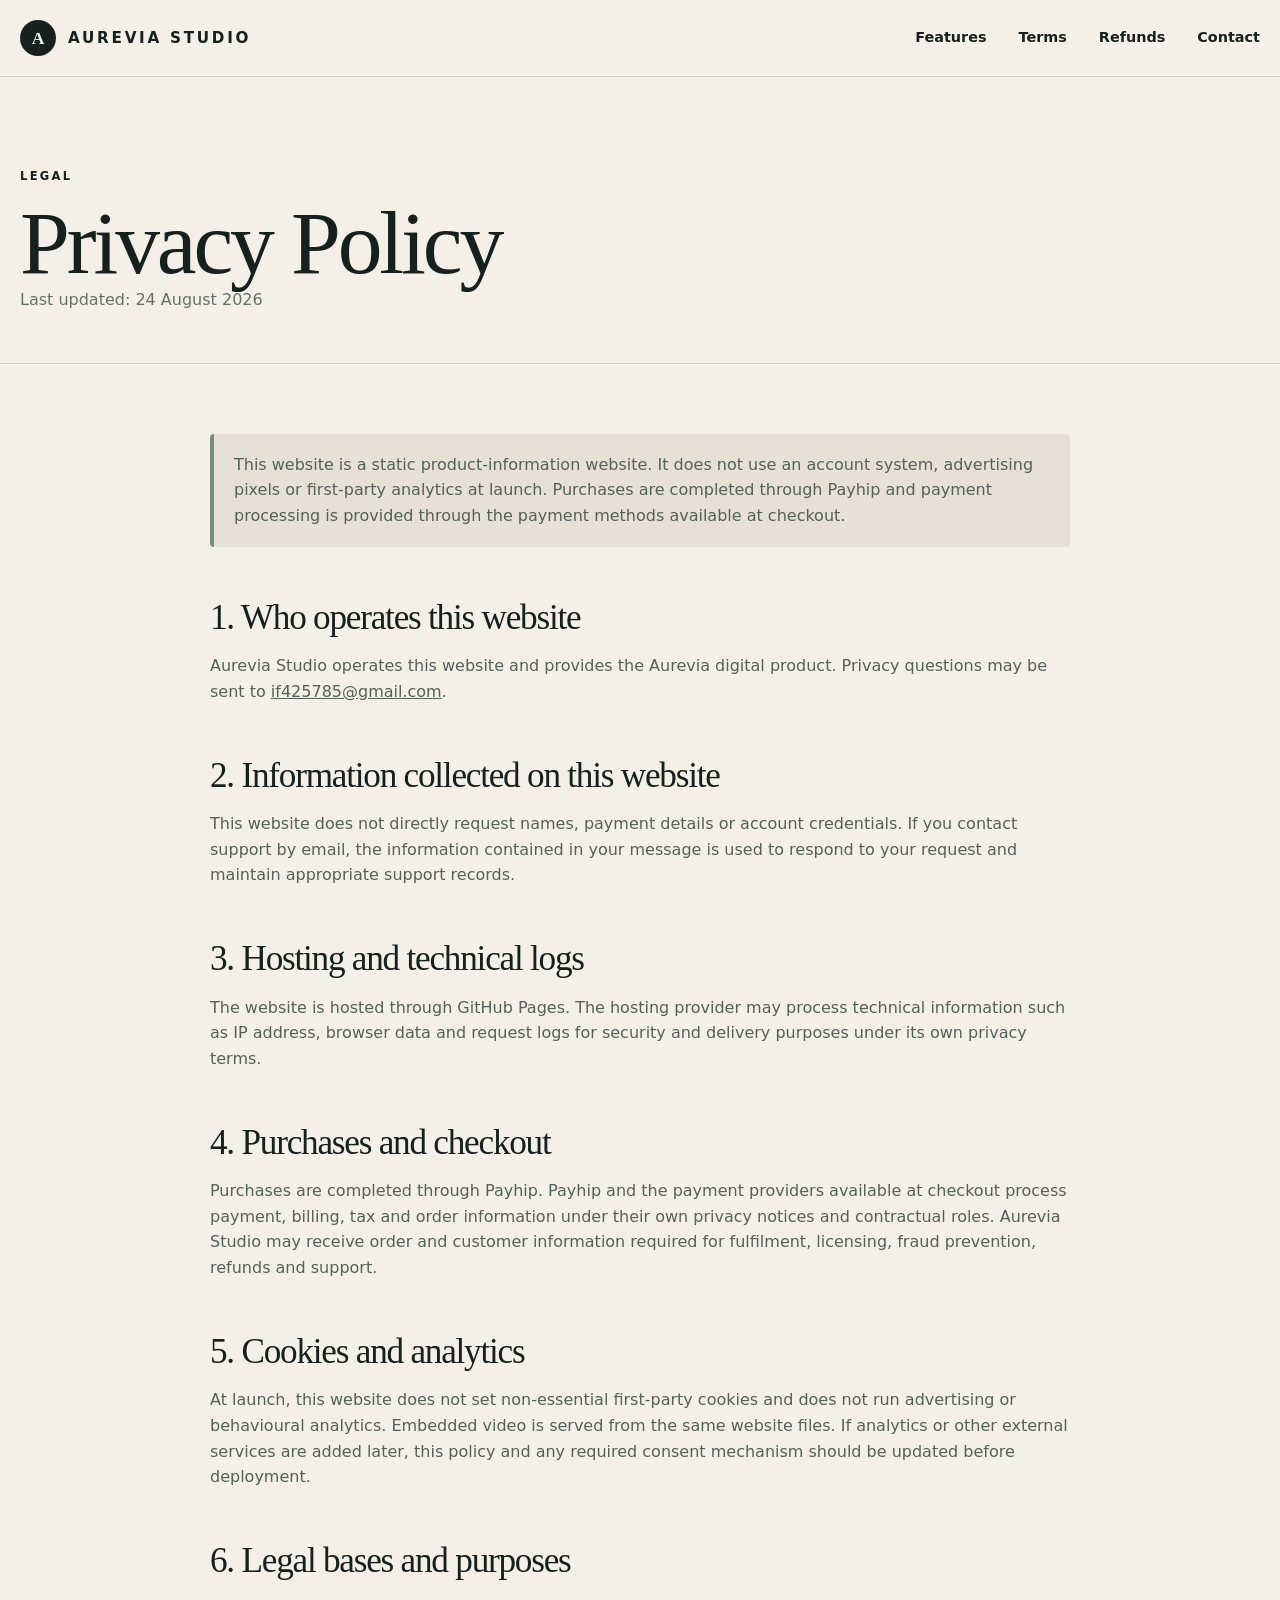
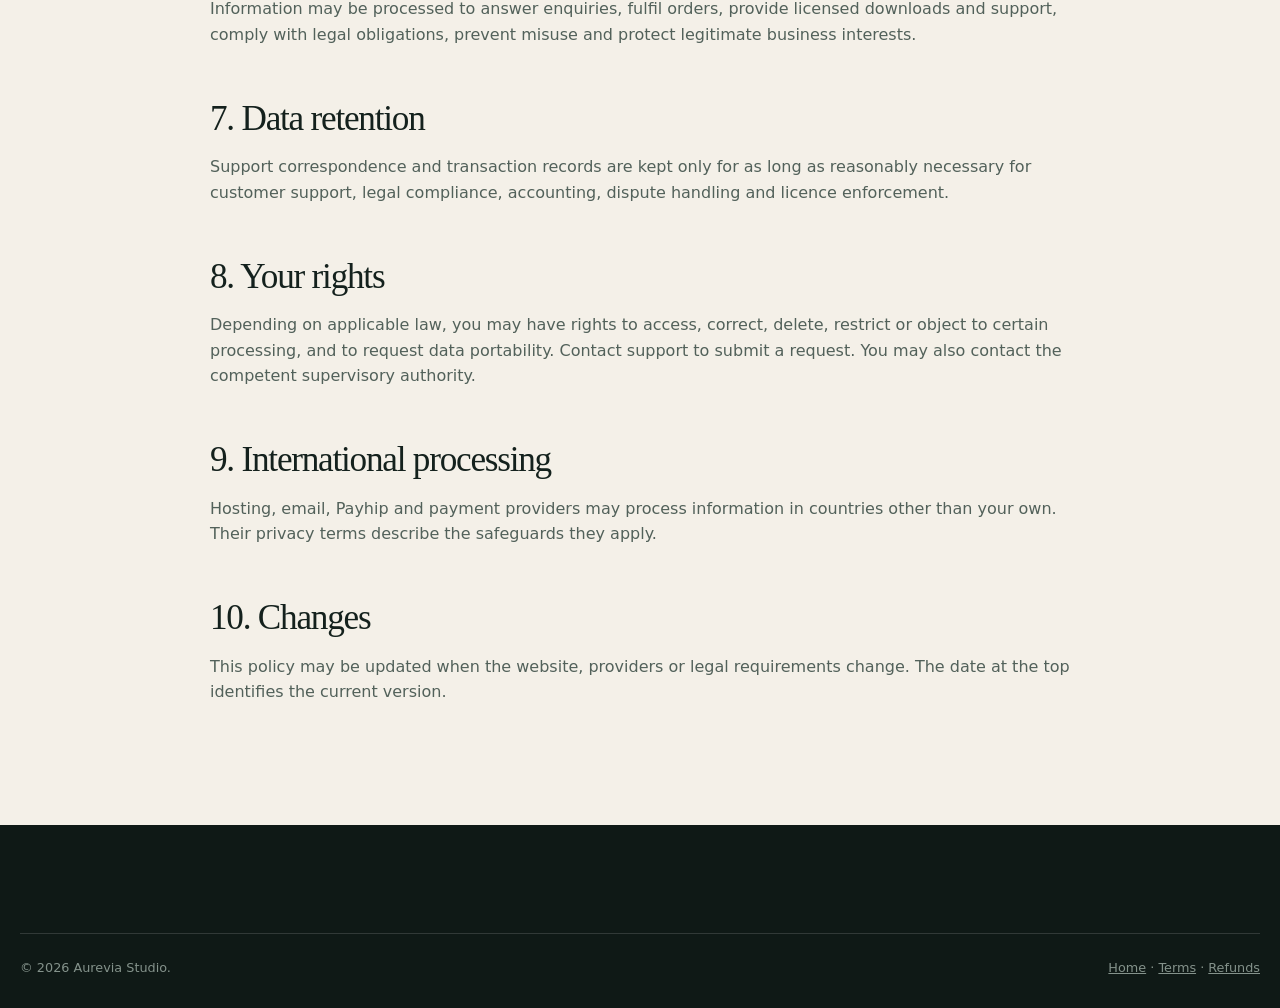
<file: privacy.html>
<!doctype html>
<html lang="en">
<head>
  <meta charset="utf-8"><meta name="viewport" content="width=device-width, initial-scale=1">
  <title>Privacy Policy — Aurevia Studio</title>
  <meta name="description" content="Privacy policy for the Aurevia Studio website.">
  <link rel="canonical" href="https://bange263.github.io/aurevia-studio/privacy.html">
  <link rel="icon" href="favicon.svg" type="image/svg+xml"><link rel="stylesheet" href="assets/css/styles.css">
  <script src="assets/config.js"></script><script defer src="assets/js/site.js"></script>
</head>
<body>
  <header class="site-header"><div class="container nav"><a class="brand" href="index.html"><span class="brand-mark">A</span><span>AUREVIA STUDIO</span></a><nav class="nav-links" data-nav-links><a href="index.html#features">Features</a><a href="terms.html">Terms</a><a href="refunds.html">Refunds</a><a href="mailto:if425785@gmail.com" data-support-link>Contact</a></nav><button class="menu-button" type="button" data-menu-button aria-label="Open navigation" aria-expanded="false"><span></span><span></span></button></div></header>
  <main><section class="legal-hero"><div class="container"><p class="eyebrow">Legal</p><h1>Privacy Policy</h1><p class="muted">Last updated: 24 August 2026</p></div></section><article class="legal-content container">
    <p class="legal-note">This website is a static product-information website. It does not use an account system, advertising pixels or first-party analytics at launch. Purchases are completed through Payhip and payment processing is provided through the payment methods available at checkout.</p>
    <h2>1. Who operates this website</h2><p>Aurevia Studio operates this website and provides the Aurevia digital product. Privacy questions may be sent to <a href="mailto:if425785@gmail.com" data-support-email>if425785@gmail.com</a>.</p>
    <h2>2. Information collected on this website</h2><p>This website does not directly request names, payment details or account credentials. If you contact support by email, the information contained in your message is used to respond to your request and maintain appropriate support records.</p>
    <h2>3. Hosting and technical logs</h2><p>The website is hosted through GitHub Pages. The hosting provider may process technical information such as IP address, browser data and request logs for security and delivery purposes under its own privacy terms.</p>
    <h2>4. Purchases and checkout</h2><p>Purchases are completed through Payhip. Payhip and the payment providers available at checkout process payment, billing, tax and order information under their own privacy notices and contractual roles. Aurevia Studio may receive order and customer information required for fulfilment, licensing, fraud prevention, refunds and support.</p>
    <h2>5. Cookies and analytics</h2><p>At launch, this website does not set non-essential first-party cookies and does not run advertising or behavioural analytics. Embedded video is served from the same website files. If analytics or other external services are added later, this policy and any required consent mechanism should be updated before deployment.</p>
    <h2>6. Legal bases and purposes</h2><p>Information may be processed to answer enquiries, fulfil orders, provide licensed downloads and support, comply with legal obligations, prevent misuse and protect legitimate business interests.</p>
    <h2>7. Data retention</h2><p>Support correspondence and transaction records are kept only for as long as reasonably necessary for customer support, legal compliance, accounting, dispute handling and licence enforcement.</p>
    <h2>8. Your rights</h2><p>Depending on applicable law, you may have rights to access, correct, delete, restrict or object to certain processing, and to request data portability. Contact support to submit a request. You may also contact the competent supervisory authority.</p>
    <h2>9. International processing</h2><p>Hosting, email, Payhip and payment providers may process information in countries other than your own. Their privacy terms describe the safeguards they apply.</p>
    <h2>10. Changes</h2><p>This policy may be updated when the website, providers or legal requirements change. The date at the top identifies the current version.</p>
  </article></main>
  <footer class="site-footer"><div class="container"><div class="footer-bottom"><span>© 2026 Aurevia Studio.</span><span><a href="index.html">Home</a> · <a href="terms.html">Terms</a> · <a href="refunds.html">Refunds</a></span></div></div></footer>
</body></html>
</file>
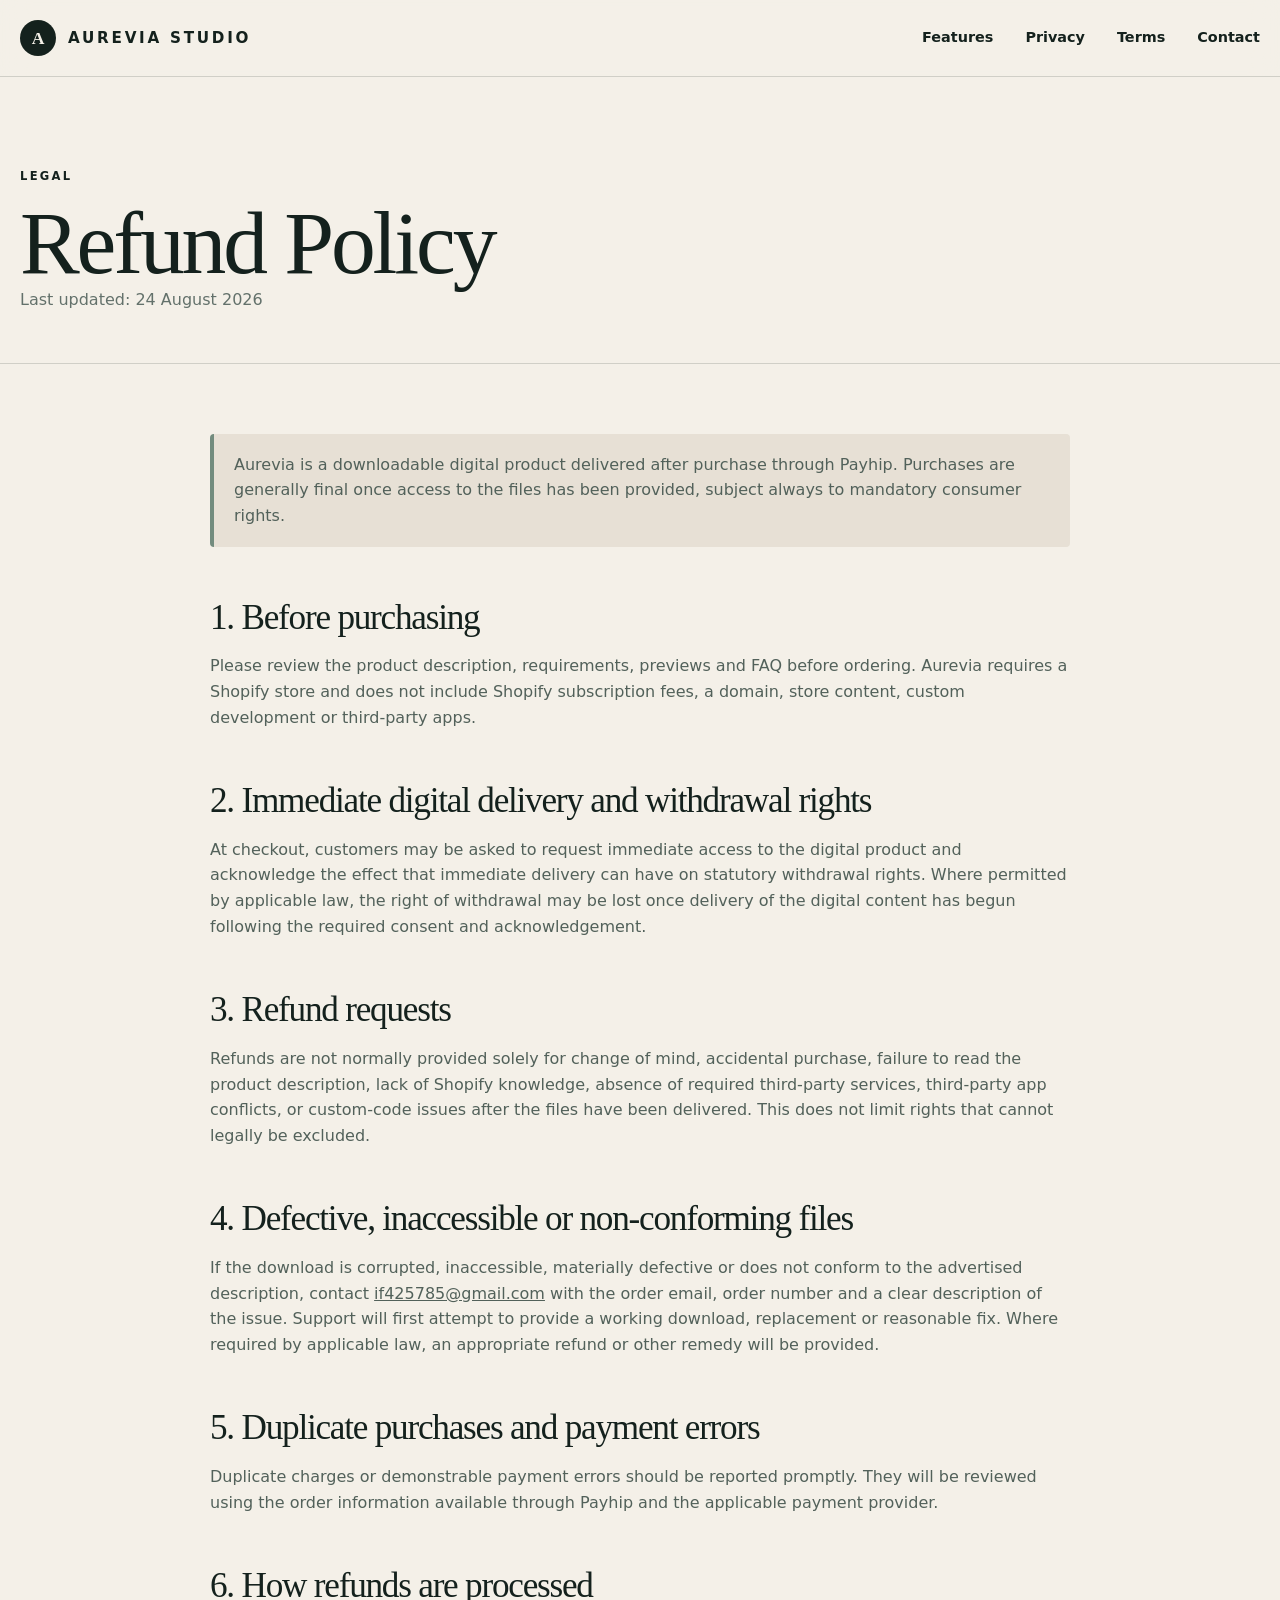
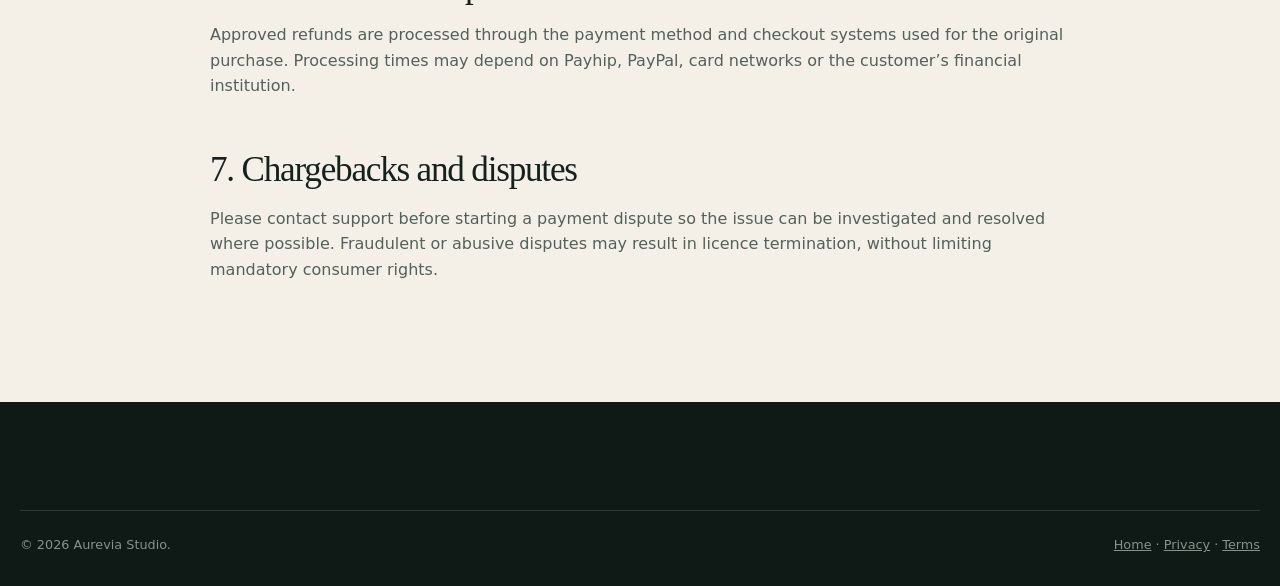
<file: refunds.html>
<!doctype html>
<html lang="en">
<head><meta charset="utf-8"><meta name="viewport" content="width=device-width, initial-scale=1"><title>Refund Policy — Aurevia Studio</title><meta name="description" content="Refund policy for Aurevia Studio digital products."><link rel="canonical" href="https://bange263.github.io/aurevia-studio/refunds.html"><link rel="icon" href="favicon.svg" type="image/svg+xml"><link rel="stylesheet" href="assets/css/styles.css"><script src="assets/config.js"></script><script defer src="assets/js/site.js"></script></head>
<body>
<header class="site-header"><div class="container nav"><a class="brand" href="index.html"><span class="brand-mark">A</span><span>AUREVIA STUDIO</span></a><nav class="nav-links" data-nav-links><a href="index.html#features">Features</a><a href="privacy.html">Privacy</a><a href="terms.html">Terms</a><a href="mailto:if425785@gmail.com" data-support-link>Contact</a></nav><button class="menu-button" type="button" data-menu-button aria-label="Open navigation" aria-expanded="false"><span></span><span></span></button></div></header>
<main><section class="legal-hero"><div class="container"><p class="eyebrow">Legal</p><h1>Refund Policy</h1><p class="muted">Last updated: 24 August 2026</p></div></section><article class="legal-content container">
<p class="legal-note">Aurevia is a downloadable digital product delivered after purchase through Payhip. Purchases are generally final once access to the files has been provided, subject always to mandatory consumer rights.</p>
<h2>1. Before purchasing</h2><p>Please review the product description, requirements, previews and FAQ before ordering. Aurevia requires a Shopify store and does not include Shopify subscription fees, a domain, store content, custom development or third-party apps.</p>
<h2>2. Immediate digital delivery and withdrawal rights</h2><p>At checkout, customers may be asked to request immediate access to the digital product and acknowledge the effect that immediate delivery can have on statutory withdrawal rights. Where permitted by applicable law, the right of withdrawal may be lost once delivery of the digital content has begun following the required consent and acknowledgement.</p>
<h2>3. Refund requests</h2><p>Refunds are not normally provided solely for change of mind, accidental purchase, failure to read the product description, lack of Shopify knowledge, absence of required third-party services, third-party app conflicts, or custom-code issues after the files have been delivered. This does not limit rights that cannot legally be excluded.</p>
<h2>4. Defective, inaccessible or non-conforming files</h2><p>If the download is corrupted, inaccessible, materially defective or does not conform to the advertised description, contact <a href="mailto:if425785@gmail.com" data-support-email>if425785@gmail.com</a> with the order email, order number and a clear description of the issue. Support will first attempt to provide a working download, replacement or reasonable fix. Where required by applicable law, an appropriate refund or other remedy will be provided.</p>
<h2>5. Duplicate purchases and payment errors</h2><p>Duplicate charges or demonstrable payment errors should be reported promptly. They will be reviewed using the order information available through Payhip and the applicable payment provider.</p>
<h2>6. How refunds are processed</h2><p>Approved refunds are processed through the payment method and checkout systems used for the original purchase. Processing times may depend on Payhip, PayPal, card networks or the customer’s financial institution.</p>
<h2>7. Chargebacks and disputes</h2><p>Please contact support before starting a payment dispute so the issue can be investigated and resolved where possible. Fraudulent or abusive disputes may result in licence termination, without limiting mandatory consumer rights.</p>
</article></main>
<footer class="site-footer"><div class="container"><div class="footer-bottom"><span>© 2026 Aurevia Studio.</span><span><a href="index.html">Home</a> · <a href="privacy.html">Privacy</a> · <a href="terms.html">Terms</a></span></div></div></footer>
</body></html>
</file>
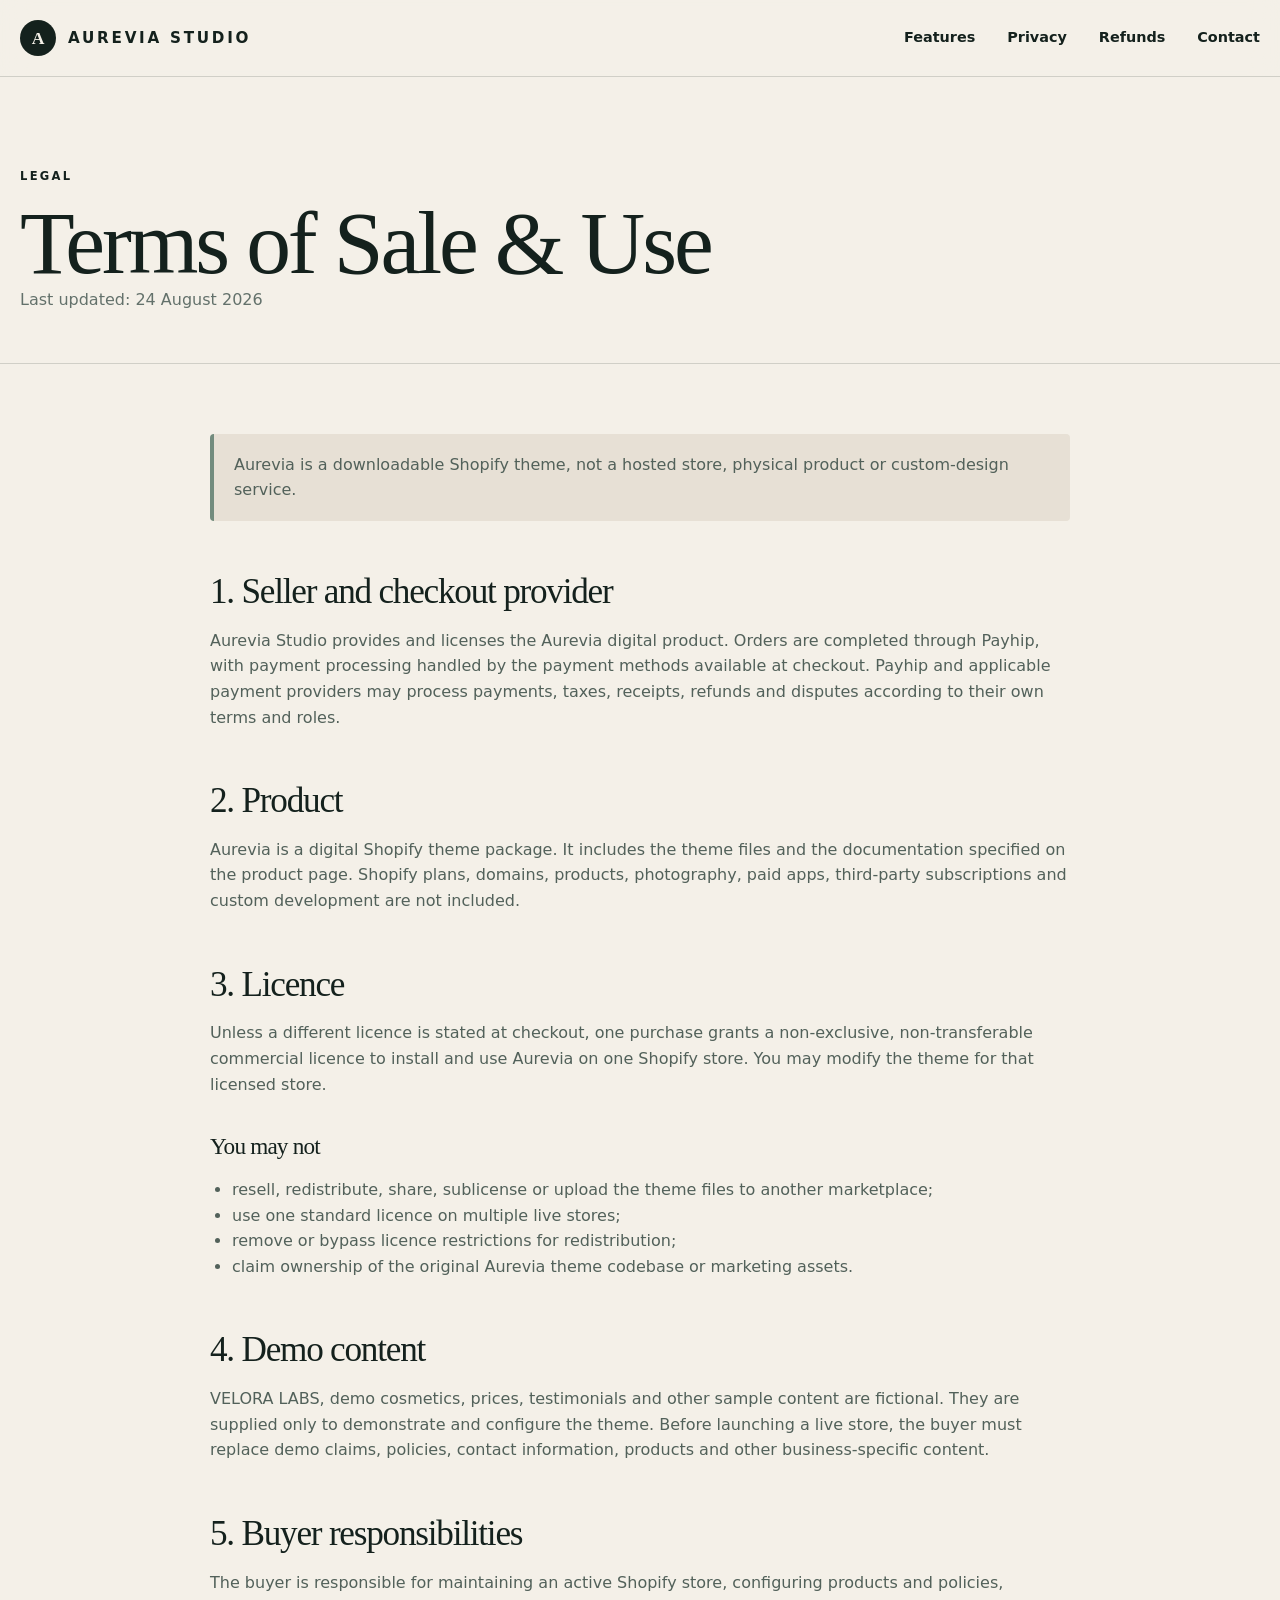
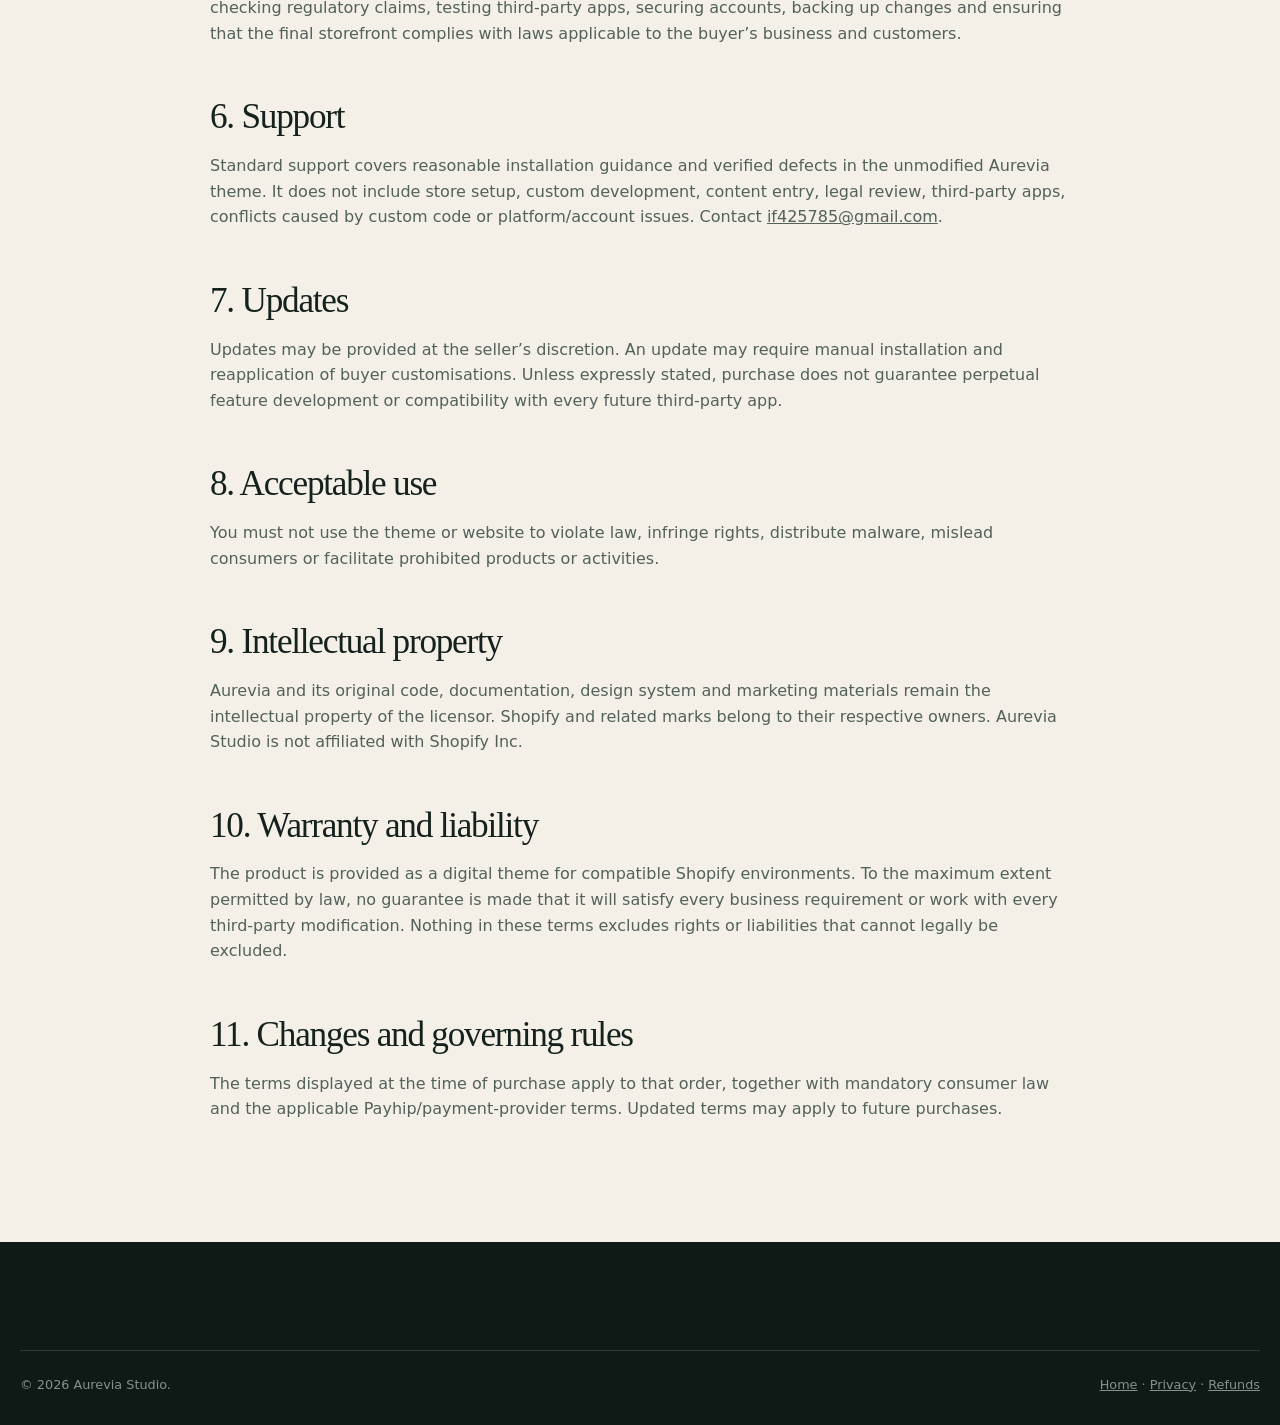
<file: terms.html>
<!doctype html>
<html lang="en">
<head><meta charset="utf-8"><meta name="viewport" content="width=device-width, initial-scale=1"><title>Terms of Sale & Use — Aurevia Studio</title><meta name="description" content="Terms of sale and use for Aurevia Studio digital products."><link rel="canonical" href="https://bange263.github.io/aurevia-studio/terms.html"><link rel="icon" href="favicon.svg" type="image/svg+xml"><link rel="stylesheet" href="assets/css/styles.css"><script src="assets/config.js"></script><script defer src="assets/js/site.js"></script></head>
<body>
<header class="site-header"><div class="container nav"><a class="brand" href="index.html"><span class="brand-mark">A</span><span>AUREVIA STUDIO</span></a><nav class="nav-links" data-nav-links><a href="index.html#features">Features</a><a href="privacy.html">Privacy</a><a href="refunds.html">Refunds</a><a href="mailto:if425785@gmail.com" data-support-link>Contact</a></nav><button class="menu-button" type="button" data-menu-button aria-label="Open navigation" aria-expanded="false"><span></span><span></span></button></div></header>
<main><section class="legal-hero"><div class="container"><p class="eyebrow">Legal</p><h1>Terms of Sale & Use</h1><p class="muted">Last updated: 24 August 2026</p></div></section><article class="legal-content container">
<p class="legal-note">Aurevia is a downloadable Shopify theme, not a hosted store, physical product or custom-design service.</p>
<h2>1. Seller and checkout provider</h2><p>Aurevia Studio provides and licenses the Aurevia digital product. Orders are completed through Payhip, with payment processing handled by the payment methods available at checkout. Payhip and applicable payment providers may process payments, taxes, receipts, refunds and disputes according to their own terms and roles.</p>
<h2>2. Product</h2><p>Aurevia is a digital Shopify theme package. It includes the theme files and the documentation specified on the product page. Shopify plans, domains, products, photography, paid apps, third-party subscriptions and custom development are not included.</p>
<h2>3. Licence</h2><p>Unless a different licence is stated at checkout, one purchase grants a non-exclusive, non-transferable commercial licence to install and use Aurevia on one Shopify store. You may modify the theme for that licensed store.</p>
<h3>You may not</h3><ul><li>resell, redistribute, share, sublicense or upload the theme files to another marketplace;</li><li>use one standard licence on multiple live stores;</li><li>remove or bypass licence restrictions for redistribution;</li><li>claim ownership of the original Aurevia theme codebase or marketing assets.</li></ul>
<h2>4. Demo content</h2><p>VELORA LABS, demo cosmetics, prices, testimonials and other sample content are fictional. They are supplied only to demonstrate and configure the theme. Before launching a live store, the buyer must replace demo claims, policies, contact information, products and other business-specific content.</p>
<h2>5. Buyer responsibilities</h2><p>The buyer is responsible for maintaining an active Shopify store, configuring products and policies, checking regulatory claims, testing third-party apps, securing accounts, backing up changes and ensuring that the final storefront complies with laws applicable to the buyer’s business and customers.</p>
<h2>6. Support</h2><p>Standard support covers reasonable installation guidance and verified defects in the unmodified Aurevia theme. It does not include store setup, custom development, content entry, legal review, third-party apps, conflicts caused by custom code or platform/account issues. Contact <a href="mailto:if425785@gmail.com" data-support-email>if425785@gmail.com</a>.</p>
<h2>7. Updates</h2><p>Updates may be provided at the seller’s discretion. An update may require manual installation and reapplication of buyer customisations. Unless expressly stated, purchase does not guarantee perpetual feature development or compatibility with every future third-party app.</p>
<h2>8. Acceptable use</h2><p>You must not use the theme or website to violate law, infringe rights, distribute malware, mislead consumers or facilitate prohibited products or activities.</p>
<h2>9. Intellectual property</h2><p>Aurevia and its original code, documentation, design system and marketing materials remain the intellectual property of the licensor. Shopify and related marks belong to their respective owners. Aurevia Studio is not affiliated with Shopify Inc.</p>
<h2>10. Warranty and liability</h2><p>The product is provided as a digital theme for compatible Shopify environments. To the maximum extent permitted by law, no guarantee is made that it will satisfy every business requirement or work with every third-party modification. Nothing in these terms excludes rights or liabilities that cannot legally be excluded.</p>
<h2>11. Changes and governing rules</h2><p>The terms displayed at the time of purchase apply to that order, together with mandatory consumer law and the applicable Payhip/payment-provider terms. Updated terms may apply to future purchases.</p>
</article></main>
<footer class="site-footer"><div class="container"><div class="footer-bottom"><span>© 2026 Aurevia Studio.</span><span><a href="index.html">Home</a> · <a href="privacy.html">Privacy</a> · <a href="refunds.html">Refunds</a></span></div></div></footer>
</body></html>
</file>
<file: assets/css/styles.css>
:root {
  --ink: #14211d;
  --ink-soft: #31403a;
  --paper: #f4f0e8;
  --paper-2: #ebe5db;
  --sage: #a9bbb0;
  --sage-dark: #738c7e;
  --clay: #d6a28d;
  --line: rgba(20, 33, 29, 0.16);
  --white: #fffdf8;
  --shadow: 0 20px 60px rgba(20, 33, 29, 0.12);
  --radius-lg: 34px;
  --radius-md: 20px;
  --radius-sm: 12px;
  --max: 1240px;
}

* { box-sizing: border-box; }
html { scroll-behavior: smooth; }
body {
  margin: 0;
  color: var(--ink);
  background: var(--paper);
  font-family: Inter, ui-sans-serif, system-ui, -apple-system, BlinkMacSystemFont, "Segoe UI", sans-serif;
  line-height: 1.6;
  -webkit-font-smoothing: antialiased;
}
body.menu-open { overflow: hidden; }
img, video { max-width: 100%; display: block; }
a { color: inherit; }
button, input, textarea { font: inherit; }
::selection { background: var(--sage); color: var(--ink); }

.skip-link {
  position: fixed; left: 16px; top: -60px; z-index: 1000;
  background: var(--ink); color: var(--white); padding: 10px 16px; border-radius: 8px;
}
.skip-link:focus { top: 16px; }

.container { width: min(calc(100% - 40px), var(--max)); margin-inline: auto; }
.eyebrow {
  margin: 0 0 14px;
  font-size: .72rem;
  letter-spacing: .2em;
  text-transform: uppercase;
  font-weight: 800;
}
.display, h1, h2, h3 {
  font-family: "Iowan Old Style", "Palatino Linotype", Palatino, Georgia, serif;
  font-weight: 500;
  letter-spacing: -.035em;
  line-height: .98;
}
h1 { font-size: clamp(3.6rem, 7vw, 7.3rem); margin: 0; }
h2 { font-size: clamp(2.7rem, 5vw, 5.2rem); margin: 0; }
h3 { font-size: clamp(1.7rem, 2.4vw, 2.6rem); margin: 0; }
p { margin: 0; }
.muted { color: #63716b; }

.site-header {
  position: sticky;
  top: 0;
  z-index: 100;
  background: color-mix(in srgb, var(--paper) 92%, transparent);
  border-bottom: 1px solid var(--line);
  backdrop-filter: blur(14px);
}
.nav {
  min-height: 76px;
  display: flex;
  align-items: center;
  justify-content: space-between;
  gap: 24px;
}
.brand {
  display: inline-flex;
  align-items: center;
  gap: 12px;
  text-decoration: none;
  font-weight: 800;
  letter-spacing: .18em;
  font-size: .95rem;
}
.brand-mark {
  width: 36px; height: 36px;
  display: grid; place-items: center;
  border-radius: 50%;
  background: var(--ink);
  color: var(--paper);
  font-family: Georgia, serif;
  letter-spacing: 0;
  font-size: 1.1rem;
}
.nav-links { display: flex; align-items: center; gap: 32px; }
.nav-links a {
  text-decoration: none;
  font-size: .9rem;
  font-weight: 650;
  position: relative;
}
.nav-links a::after {
  content: "";
  position: absolute;
  left: 0; right: 100%; bottom: -6px;
  height: 1px; background: currentColor;
  transition: right .25s ease;
}
.nav-links a:hover::after, .nav-links a:focus-visible::after { right: 0; }
.menu-button {
  display: none;
  width: 46px; height: 46px;
  border: 1px solid var(--line);
  background: transparent;
  border-radius: 50%;
  cursor: pointer;
}
.menu-button span { display: block; width: 19px; height: 1px; background: var(--ink); margin: 5px auto; }

.button {
  display: inline-flex;
  align-items: center;
  justify-content: center;
  gap: 10px;
  min-height: 52px;
  padding: 0 24px;
  border-radius: 999px;
  border: 1px solid var(--ink);
  text-decoration: none;
  font-weight: 750;
  font-size: .92rem;
  transition: transform .2s ease, background .2s ease, color .2s ease, box-shadow .2s ease;
  cursor: pointer;
}
.button:hover { transform: translateY(-2px); box-shadow: 0 12px 26px rgba(20, 33, 29, .14); }
.button-primary { background: var(--ink); color: var(--white); }
.button-secondary { background: transparent; color: var(--ink); }
.button.is-disabled { cursor: default; opacity: .78; }
.button.is-disabled:hover { transform: none; box-shadow: none; }

.hero {
  min-height: calc(100vh - 76px);
  display: grid;
  grid-template-columns: minmax(0, 1.1fr) minmax(420px, .9fr);
  background: #d9e2dd;
}
.hero-media { min-height: 650px; overflow: hidden; }
.hero-media img { width: 100%; height: 100%; object-fit: cover; }
.hero-copy {
  display: flex;
  flex-direction: column;
  justify-content: center;
  padding: clamp(60px, 8vw, 120px);
  background: #dce5df;
}
.hero-copy p:not(.eyebrow) { max-width: 570px; margin-top: 30px; font-size: clamp(1rem, 1.3vw, 1.2rem); color: #52615a; }
.hero-actions { display: flex; flex-wrap: wrap; gap: 14px; margin-top: 38px; }
.hero-meta {
  display: grid;
  grid-template-columns: repeat(3, 1fr);
  border-top: 1px solid rgba(20,33,29,.2);
  margin-top: 48px;
  padding-top: 24px;
  gap: 20px;
}
.hero-meta strong { display: block; font-family: Georgia, serif; font-size: 1.3rem; }
.hero-meta span { display: block; color: #63716b; font-size: .82rem; margin-top: 4px; }

.section { padding: clamp(84px, 10vw, 150px) 0; }
.section-head {
  display: grid;
  grid-template-columns: 1.2fr .8fr;
  gap: 50px;
  align-items: end;
  margin-bottom: 54px;
}
.section-head p { max-width: 560px; color: #62716a; font-size: 1.05rem; }

.value-grid {
  display: grid;
  grid-template-columns: repeat(4, 1fr);
  border-top: 1px solid var(--line);
  border-left: 1px solid var(--line);
}
.value-card {
  min-height: 260px;
  padding: 32px;
  border-right: 1px solid var(--line);
  border-bottom: 1px solid var(--line);
  display: flex;
  flex-direction: column;
  justify-content: space-between;
}
.value-number { font-size: .78rem; color: #718078; letter-spacing: .16em; }
.value-card p { color: #65736d; margin-top: 14px; }

.showcase { background: var(--ink); color: var(--white); }
.showcase .section-head p { color: #aebbb5; }
.video-frame {
  position: relative;
  border-radius: var(--radius-lg);
  overflow: hidden;
  background: #0d1613;
  box-shadow: var(--shadow);
}
.video-frame video { width: 100%; aspect-ratio: 16 / 9; object-fit: cover; }
.video-note { margin-top: 16px; color: #9ba9a3; font-size: .84rem; text-align: center; }

.gallery {
  display: grid;
  grid-template-columns: repeat(12, 1fr);
  gap: 18px;
}
.gallery-item {
  grid-column: span 6;
  background: var(--white);
  border-radius: var(--radius-md);
  overflow: hidden;
  border: 1px solid var(--line);
  cursor: zoom-in;
  position: relative;
}
.gallery-item:first-child { grid-column: span 8; }
.gallery-item:nth-child(2) { grid-column: span 4; }
.gallery-item img { width: 100%; height: 100%; object-fit: cover; transition: transform .45s ease; }
.gallery-item:hover img { transform: scale(1.02); }
.gallery-label {
  position: absolute; left: 14px; bottom: 14px;
  background: rgba(244,240,232,.92);
  color: var(--ink);
  padding: 9px 13px;
  border-radius: 999px;
  font-size: .78rem;
  font-weight: 750;
}

.features-wrap { display: grid; grid-template-columns: .8fr 1.2fr; gap: 70px; }
.feature-list { border-top: 1px solid var(--line); }
.feature-row {
  display: grid;
  grid-template-columns: 70px 1fr;
  gap: 20px;
  padding: 26px 0;
  border-bottom: 1px solid var(--line);
}
.feature-row span { color: var(--sage-dark); font-size: .8rem; letter-spacing: .12em; }
.feature-row p { color: #617068; margin-top: 8px; }

.included {
  background: #c7d5cd;
}
.included-grid { display: grid; grid-template-columns: 1fr 1fr; gap: 24px; }
.included-card {
  padding: 38px;
  background: rgba(255,253,248,.58);
  border: 1px solid rgba(20,33,29,.12);
  border-radius: var(--radius-md);
}
.check-list { list-style: none; padding: 0; margin: 26px 0 0; display: grid; gap: 14px; }
.check-list li { display: grid; grid-template-columns: 24px 1fr; gap: 10px; }
.check-list li::before { content: "✦"; color: var(--sage-dark); }

.pricing-card {
  display: grid;
  grid-template-columns: 1.1fr .9fr;
  background: var(--ink);
  color: var(--white);
  border-radius: var(--radius-lg);
  overflow: hidden;
}
.pricing-copy { padding: clamp(44px, 7vw, 90px); }
.price { font-family: Georgia, serif; font-size: clamp(4rem, 8vw, 7rem); line-height: 1; margin: 28px 0 12px; }
.price-note { color: #b0bcb6; }
.pricing-art { background: var(--clay); min-height: 480px; }
.pricing-art img { width: 100%; height: 100%; object-fit: cover; }
.pricing-actions { display: flex; gap: 12px; flex-wrap: wrap; margin-top: 36px; }
.pricing-card .button-secondary { border-color: rgba(255,255,255,.5); color: var(--white); }

.faq-list { max-width: 900px; margin: 0 auto; border-top: 1px solid var(--line); }
details { border-bottom: 1px solid var(--line); }
summary {
  cursor: pointer;
  list-style: none;
  padding: 24px 50px 24px 0;
  font-family: Georgia, serif;
  font-size: 1.45rem;
  position: relative;
}
summary::-webkit-details-marker { display: none; }
summary::after { content: "+"; position: absolute; right: 0; top: 20px; font-size: 1.6rem; }
details[open] summary::after { content: "–"; }
details p { color: #627169; padding: 0 0 26px; max-width: 760px; }

.cta-band {
  margin-bottom: 0;
  background: var(--sage);
  padding: clamp(70px, 10vw, 120px) 0;
  text-align: center;
}
.cta-band p { max-width: 680px; margin: 24px auto 0; color: #43534b; }
.cta-band .button { margin-top: 34px; }

.site-footer { background: #0f1916; color: #e9eee9; padding: 60px 0 30px; }
.footer-grid { display: grid; grid-template-columns: 1.2fr .8fr .8fr; gap: 50px; }
.footer-brand p { color: #aeb9b4; max-width: 430px; margin-top: 16px; }
.footer-title { font-size: .72rem; letter-spacing: .16em; text-transform: uppercase; margin-bottom: 16px; color: #cfd8d3; }
.footer-links { display: grid; gap: 10px; }
.footer-links a { text-decoration: none; color: #aeb9b4; }
.footer-links a:hover { color: var(--white); }
.footer-bottom { border-top: 1px solid rgba(255,255,255,.14); margin-top: 48px; padding-top: 24px; color: #84928b; font-size: .8rem; display: flex; justify-content: space-between; gap: 20px; }

.legal-hero { padding: 90px 0 50px; border-bottom: 1px solid var(--line); }
.legal-hero h1 { font-size: clamp(3.2rem, 7vw, 6.5rem); }
.legal-content { max-width: 860px; margin: 0 auto; padding: 70px 0 120px; }
.legal-content h2 { font-size: 2.2rem; line-height: 1.1; margin: 52px 0 16px; }
.legal-content h3 { font-size: 1.45rem; line-height: 1.2; margin: 36px 0 12px; }
.legal-content p, .legal-content li { color: #52615a; }
.legal-content ul { padding-left: 22px; }
.legal-note { padding: 18px 20px; background: #e7e0d5; border-left: 4px solid var(--sage-dark); border-radius: 4px; }

.lightbox {
  position: fixed; inset: 0; z-index: 300;
  display: none; place-items: center;
  padding: 24px;
  background: rgba(8,14,12,.9);
}
.lightbox.open { display: grid; }
.lightbox img { max-height: 90vh; border-radius: 12px; }
.lightbox-close { position: fixed; right: 24px; top: 20px; width: 48px; height: 48px; border-radius: 50%; border: 1px solid rgba(255,255,255,.35); background: rgba(255,255,255,.08); color: white; font-size: 1.5rem; cursor: pointer; }

.reveal { opacity: 0; transform: translateY(24px); transition: opacity .7s ease, transform .7s ease; }
.reveal.visible { opacity: 1; transform: none; }

@media (prefers-reduced-motion: reduce) {
  html { scroll-behavior: auto; }
  *, *::before, *::after { animation-duration: .01ms !important; transition-duration: .01ms !important; }
  .reveal { opacity: 1; transform: none; }
}

@media (max-width: 980px) {
  .nav-links { display: none; }
  .menu-button { display: block; }
  .nav-links.open {
    display: flex;
    position: fixed;
    inset: 76px 0 0;
    padding: 38px 24px;
    background: var(--paper);
    flex-direction: column;
    align-items: flex-start;
    gap: 26px;
    font-family: Georgia, serif;
    font-size: 2rem;
  }
  .nav-links.open a { font-size: 1.8rem; }
  .hero { grid-template-columns: 1fr; }
  .hero-media { min-height: 58vh; }
  .hero-copy { padding: 70px 28px 80px; }
  .section-head, .features-wrap, .pricing-card { grid-template-columns: 1fr; }
  .value-grid { grid-template-columns: repeat(2, 1fr); }
  .included-grid { grid-template-columns: 1fr; }
  .pricing-art { min-height: 380px; order: -1; }
}

@media (max-width: 700px) {
  .container { width: min(calc(100% - 28px), var(--max)); }
  .nav { min-height: 66px; }
  .nav-links.open { inset: 66px 0 0; }
  .brand { letter-spacing: .12em; font-size: .82rem; }
  .brand-mark { width: 32px; height: 32px; }
  .hero { min-height: auto; }
  .hero-media { min-height: 52vh; }
  .hero-copy { padding: 56px 22px 64px; }
  h1 { font-size: clamp(3.25rem, 17vw, 5rem); }
  h2 { font-size: clamp(2.5rem, 13vw, 4rem); }
  .hero-meta { grid-template-columns: 1fr; }
  .hero-actions, .pricing-actions { flex-direction: column; align-items: stretch; }
  .button { width: 100%; }
  .section { padding: 80px 0; }
  .section-head { gap: 26px; margin-bottom: 38px; }
  .value-grid { grid-template-columns: 1fr; }
  .gallery { grid-template-columns: 1fr; }
  .gallery-item, .gallery-item:first-child, .gallery-item:nth-child(2) { grid-column: auto; }
  .feature-row { grid-template-columns: 46px 1fr; }
  .included-card { padding: 28px; }
  .pricing-copy { padding: 44px 28px; }
  .pricing-art { min-height: 300px; }
  .footer-grid { grid-template-columns: 1fr; }
  .footer-bottom { flex-direction: column; }
}

/* v1.0.1 — dedicated hero artwork; avoids cropping the marketing cover inside the split layout. */
.hero-media img {
  object-position: center center;
}
@media (min-width: 981px) {
  .hero-media img {
    object-position: center 56%;
  }
}
</file>
